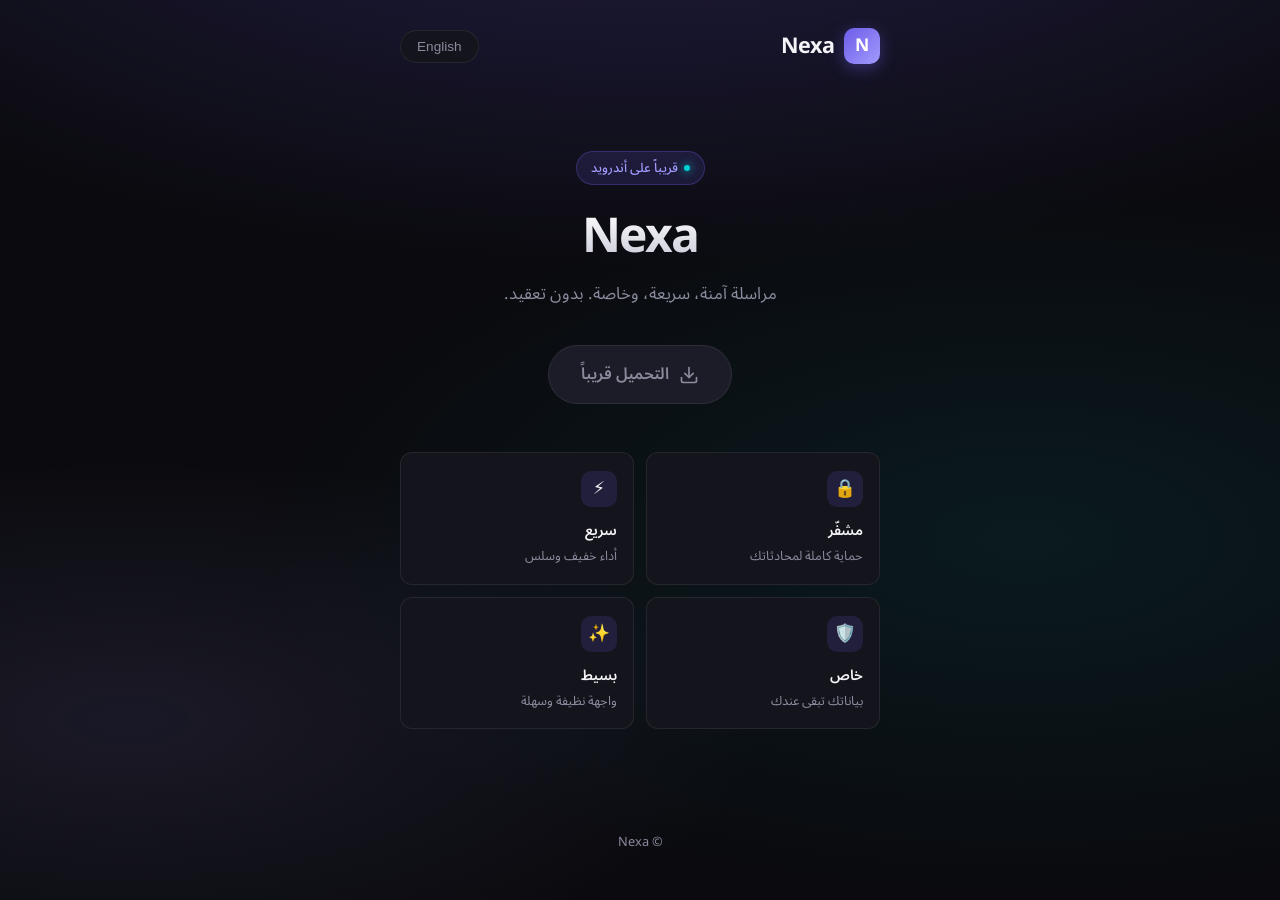
<file: index.html>
<!DOCTYPE html>
<html lang="ar" dir="rtl">
<head>
  <meta charset="UTF-8" />
  <meta name="viewport" content="width=device-width, initial-scale=1.0, viewport-fit=cover" />
  <title>Nexa — Secure Messaging</title>
  <meta name="description" content="Nexa — تطبيق المراسلة الآمن والسريع" />
  <meta name="theme-color" content="#0b0b0f" />
  <link rel="preconnect" href="https://fonts.googleapis.com" />
  <link rel="preconnect" href="https://fonts.gstatic.com" crossorigin />
  <link href="https://fonts.googleapis.com/css2?family=Inter:wght@400;500;600;700&family=Noto+Sans+Arabic:wght@400;500;600;700&display=swap" rel="stylesheet" />
  <link rel="stylesheet" href="css/styles.css" />
  <script src="config.js"></script>
</head>
<body>
  <div class="bg-glow"></div>
  <div id="app"></div>
  <script src="js/app.js"></script>
</body>
</html>
</file>
<file: css/styles.css>
:root {
  --bg: #0b0b0f;
  --surface: #14141c;
  --surface-2: #1c1c28;
  --border: rgba(255,255,255,0.08);
  --text: #f4f4f8;
  --text-muted: #8b8b9e;
  --primary: #6c5ce7;
  --primary-2: #a29bfe;
  --accent: #00d2d3;
  --radius: 20px;
  --radius-sm: 12px;
  --shadow: 0 20px 50px rgba(0,0,0,0.45);
}

* {
  box-sizing: border-box;
  margin: 0;
  padding: 0;
}

html, body {
  min-height: 100%;
}

body {
  font-family: "Noto Sans Arabic", "Inter", system-ui, sans-serif;
  background: var(--bg);
  color: var(--text);
  line-height: 1.6;
  -webkit-font-smoothing: antialiased;
  overflow-x: hidden;
}

[dir="ltr"] body {
  font-family: "Inter", "Noto Sans Arabic", system-ui, sans-serif;
}

/* Background glow */
.bg-glow {
  position: fixed;
  inset: 0;
  pointer-events: none;
  background:
    radial-gradient(ellipse 80% 50% at 50% -20%, rgba(108, 92, 231, 0.25), transparent),
    radial-gradient(ellipse 60% 40% at 80% 60%, rgba(0, 210, 211, 0.08), transparent),
    radial-gradient(ellipse 50% 30% at 10% 80%, rgba(162, 155, 254, 0.1), transparent);
  z-index: 0;
}

#app {
  position: relative;
  z-index: 1;
  min-height: 100vh;
  display: flex;
  flex-direction: column;
}

.container {
  width: 100%;
  max-width: 520px;
  margin: 0 auto;
  padding: 20px 20px 40px;
  flex: 1;
  display: flex;
  flex-direction: column;
}

/* Header */
.header {
  display: flex;
  align-items: center;
  justify-content: space-between;
  padding: 8px 0 28px;
}

.logo {
  display: flex;
  align-items: center;
  gap: 10px;
  font-weight: 700;
  font-size: 1.35rem;
  letter-spacing: -0.03em;
  text-decoration: none;
  color: var(--text);
}

.logo-mark {
  width: 36px;
  height: 36px;
  border-radius: 10px;
  background: linear-gradient(135deg, var(--primary), var(--primary-2));
  display: grid;
  place-items: center;
  font-size: 1.1rem;
  font-weight: 700;
  color: white;
  box-shadow: 0 4px 16px rgba(108, 92, 231, 0.4);
}

.lang-btn {
  background: var(--surface);
  border: 1px solid var(--border);
  color: var(--text-muted);
  padding: 8px 16px;
  border-radius: 999px;
  font-size: 0.85rem;
  font-weight: 500;
  cursor: pointer;
  transition: all 0.2s;
}

.lang-btn:hover {
  color: var(--text);
  border-color: rgba(255,255,255,0.15);
  background: var(--surface-2);
}

/* Hero */
.hero {
  flex: 1;
  display: flex;
  flex-direction: column;
  align-items: center;
  justify-content: center;
  text-align: center;
  padding: 20px 0 40px;
}

.badge {
  display: inline-flex;
  align-items: center;
  gap: 6px;
  background: rgba(108, 92, 231, 0.15);
  border: 1px solid rgba(108, 92, 231, 0.3);
  color: var(--primary-2);
  font-size: 0.8rem;
  font-weight: 500;
  padding: 6px 14px;
  border-radius: 999px;
  margin-bottom: 24px;
}

.badge-dot {
  width: 6px;
  height: 6px;
  border-radius: 50%;
  background: var(--accent);
  box-shadow: 0 0 8px var(--accent);
}

.hero h1 {
  font-size: clamp(2.2rem, 8vw, 3rem);
  font-weight: 700;
  letter-spacing: -0.04em;
  line-height: 1.15;
  margin-bottom: 16px;
  background: linear-gradient(180deg, #fff 0%, #c8c8d8 100%);
  -webkit-background-clip: text;
  -webkit-text-fill-color: transparent;
  background-clip: text;
}

.hero-sub {
  color: var(--text-muted);
  font-size: 1.05rem;
  max-width: 340px;
  margin-bottom: 36px;
  line-height: 1.7;
}

/* Download button */
.btn-download {
  display: inline-flex;
  align-items: center;
  justify-content: center;
  gap: 10px;
  background: linear-gradient(135deg, var(--primary), #7c6cf0);
  color: white;
  text-decoration: none;
  font-weight: 600;
  font-size: 1rem;
  padding: 16px 32px;
  border-radius: 999px;
  border: none;
  cursor: pointer;
  box-shadow: 0 8px 28px rgba(108, 92, 231, 0.45);
  transition: transform 0.2s, box-shadow 0.2s;
}

.btn-download:hover {
  transform: translateY(-2px);
  box-shadow: 0 12px 32px rgba(108, 92, 231, 0.55);
}

.btn-download:active {
  transform: translateY(0);
}

.btn-download.soon {
  background: var(--surface-2);
  box-shadow: none;
  color: var(--text-muted);
  border: 1px solid var(--border);
  cursor: default;
}

.btn-download.soon:hover {
  transform: none;
}

.btn-icon {
  width: 20px;
  height: 20px;
}

/* Features */
.features {
  display: grid;
  grid-template-columns: 1fr 1fr;
  gap: 12px;
  margin-top: 48px;
  width: 100%;
}

.feature {
  background: var(--surface);
  border: 1px solid var(--border);
  border-radius: var(--radius-sm);
  padding: 18px 16px;
  text-align: start;
}

.feature-icon {
  width: 36px;
  height: 36px;
  border-radius: 10px;
  background: rgba(108, 92, 231, 0.15);
  display: grid;
  place-items: center;
  margin-bottom: 12px;
  font-size: 1.1rem;
}

.feature h3 {
  font-size: 0.9rem;
  font-weight: 600;
  margin-bottom: 4px;
}

.feature p {
  font-size: 0.8rem;
  color: var(--text-muted);
  line-height: 1.5;
}

/* Profile card */
.profile-wrap {
  flex: 1;
  display: flex;
  flex-direction: column;
  align-items: center;
  justify-content: center;
  padding: 20px 0;
}

.profile-card {
  width: 100%;
  background: var(--surface);
  border: 1px solid var(--border);
  border-radius: var(--radius);
  padding: 36px 28px 32px;
  text-align: center;
  box-shadow: var(--shadow);
}

.avatar {
  width: 104px;
  height: 104px;
  border-radius: 50%;
  object-fit: cover;
  margin: 0 auto 18px;
  border: 3px solid transparent;
  background:
    linear-gradient(var(--surface), var(--surface)) padding-box,
    linear-gradient(135deg, var(--primary), var(--accent)) border-box;
  box-shadow: 0 8px 24px rgba(0,0,0,0.3);
}

.avatar-placeholder {
  width: 104px;
  height: 104px;
  border-radius: 50%;
  margin: 0 auto 18px;
  background: linear-gradient(135deg, var(--primary), var(--primary-2));
  display: grid;
  place-items: center;
  font-size: 2.4rem;
  font-weight: 700;
  color: white;
  box-shadow: 0 8px 24px rgba(108, 92, 231, 0.35);
}

.display-name {
  font-size: 1.5rem;
  font-weight: 700;
  letter-spacing: -0.02em;
  margin-bottom: 4px;
}

.username {
  color: var(--text-muted);
  font-size: 0.95rem;
  margin-bottom: 14px;
}

.bio {
  color: var(--text-muted);
  font-size: 0.95rem;
  line-height: 1.6;
  margin-bottom: 28px;
  max-width: 320px;
  margin-left: auto;
  margin-right: auto;
}

/* Fallback */
.fallback {
  flex: 1;
  display: flex;
  flex-direction: column;
  align-items: center;
  justify-content: center;
  text-align: center;
  padding: 40px 0;
}

.fallback-icon {
  width: 72px;
  height: 72px;
  border-radius: 20px;
  background: var(--surface);
  border: 1px solid var(--border);
  display: grid;
  place-items: center;
  font-size: 1.8rem;
  margin-bottom: 24px;
  color: var(--text-muted);
}

.fallback h2 {
  font-size: 1.4rem;
  font-weight: 700;
  margin-bottom: 10px;
}

.fallback p {
  color: var(--text-muted);
  max-width: 280px;
  margin-bottom: 28px;
  font-size: 0.95rem;
}

.btn-secondary {
  display: inline-flex;
  align-items: center;
  gap: 8px;
  background: var(--surface);
  border: 1px solid var(--border);
  color: var(--text);
  text-decoration: none;
  font-weight: 500;
  font-size: 0.95rem;
  padding: 12px 24px;
  border-radius: 999px;
  transition: all 0.2s;
}

.btn-secondary:hover {
  background: var(--surface-2);
  border-color: rgba(255,255,255,0.15);
}

/* Loading */
.loading {
  flex: 1;
  display: flex;
  flex-direction: column;
  align-items: center;
  justify-content: center;
  gap: 16px;
  color: var(--text-muted);
}

.spinner {
  width: 36px;
  height: 36px;
  border: 3px solid var(--border);
  border-top-color: var(--primary);
  border-radius: 50%;
  animation: spin 0.8s linear infinite;
}

@keyframes spin {
  to { transform: rotate(360deg); }
}

/* Footer */
.footer {
  text-align: center;
  padding: 24px 0 8px;
  color: var(--text-muted);
  font-size: 0.8rem;
}

.footer a {
  color: var(--text-muted);
  text-decoration: none;
}

.footer a:hover {
  color: var(--text);
}

/* Mobile tweaks */
@media (max-width: 400px) {
  .features {
    grid-template-columns: 1fr;
  }
  .hero h1 {
    font-size: 2rem;
  }
}
</file>
